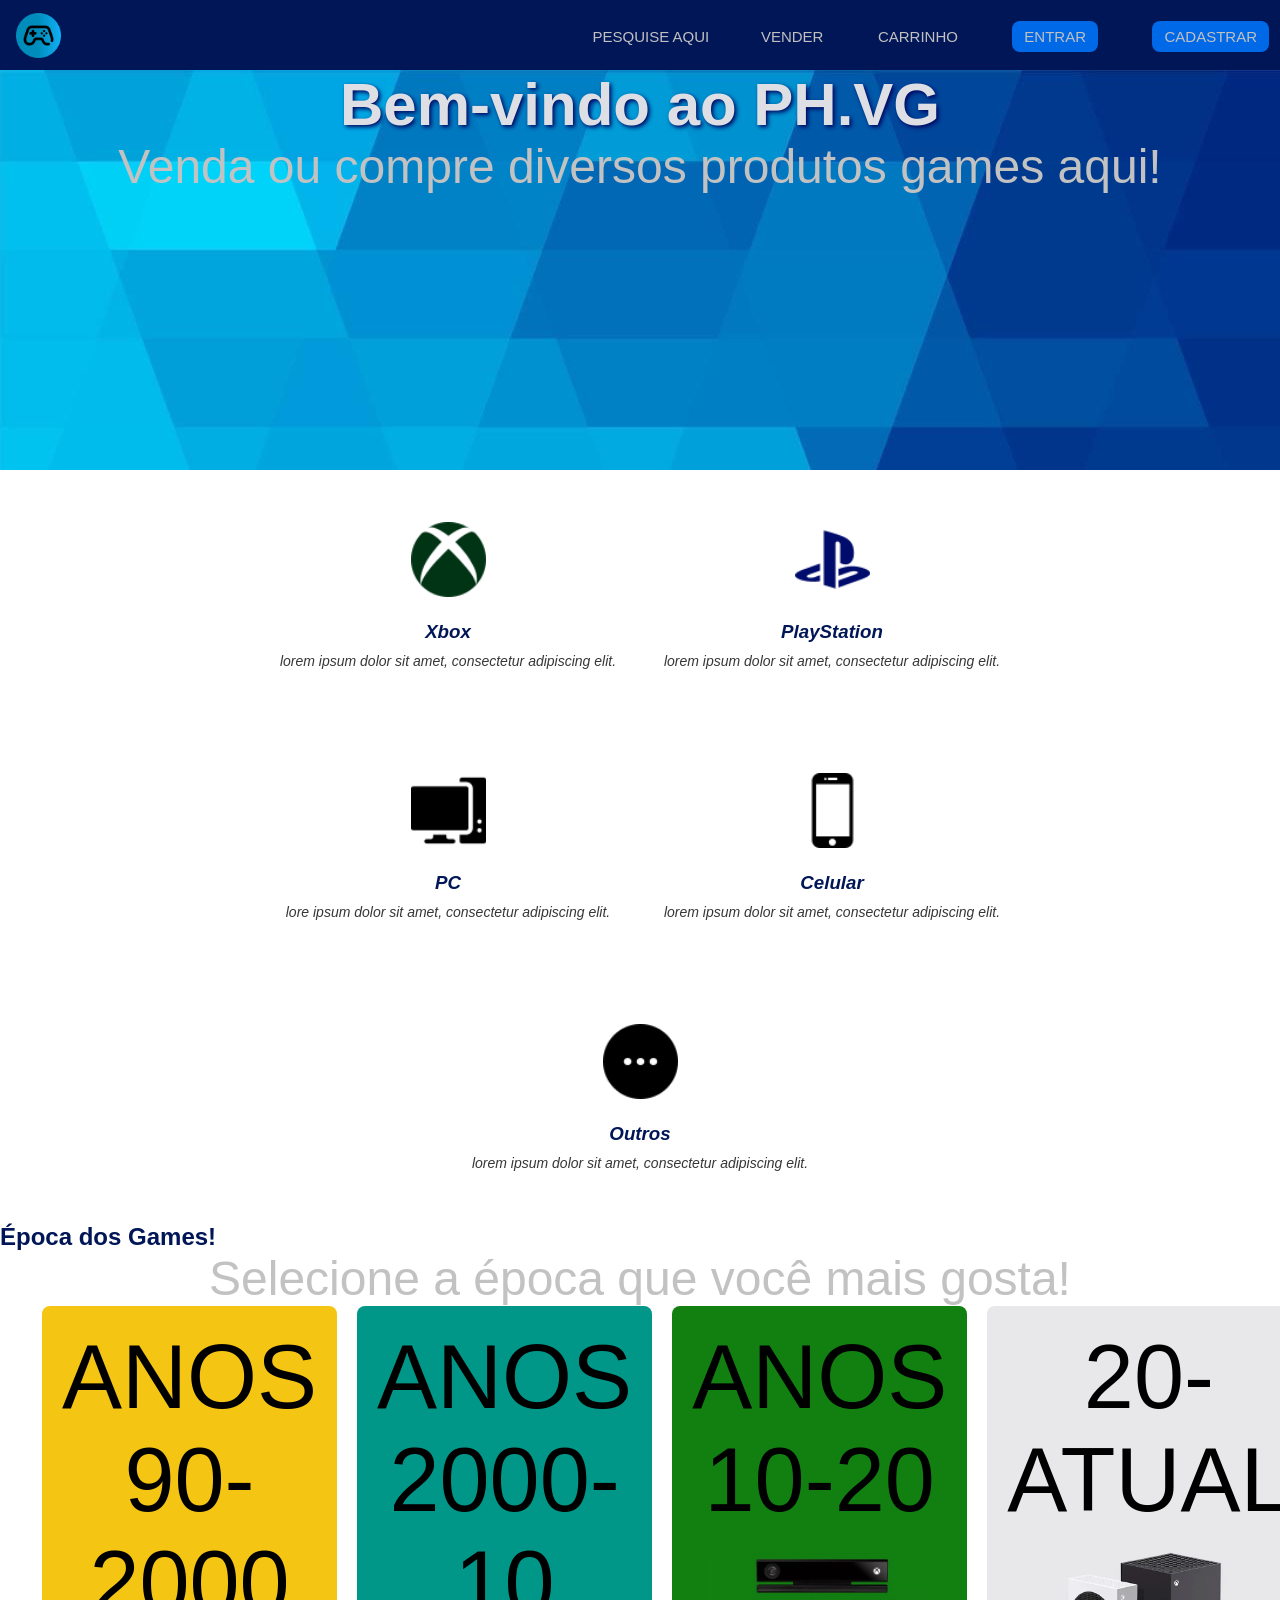
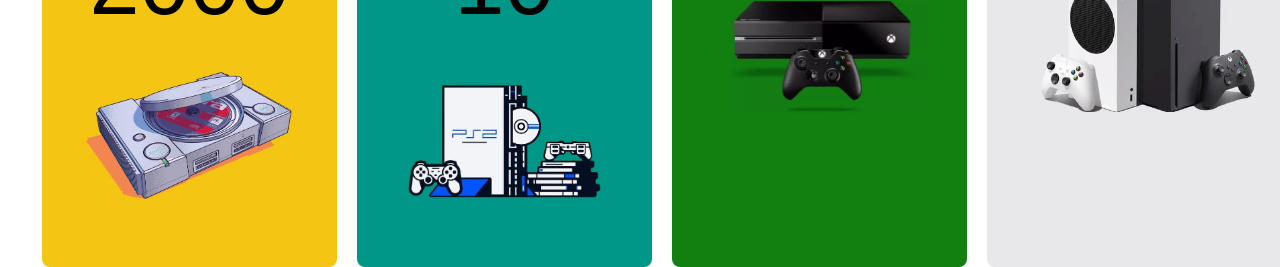
<file: index.html>
<!DOCTYPE html>
<html lang="en">
<head>
    <meta http-equiv="X-UA-Compatible" content="IE=edge">
    <meta charset="UTF-8">
    <meta name="viewport" content="width=device-width, initial-scale=1.0">
    <link rel="stylesheet" href="style.css">
    <title> PH.VG</title>
</head>
<body>
    <div class="cabecalho">
    <div class="bar-nav">
        <nav>
            <a href="index.html">
                <img src="logo.png" alt="Logo PH.VG" class="logo">
            </a>
            <ul class="botoes-nav">
                <li>
                    <form action="pesquisar.html" class="pesquisa-aba" method="post">
                        <input type="text" name="pesquisar" class="caixa-pesquisar" placeholder="PESQUISE AQUI">
                    </form>
                </li>

                <li>
                    <a href="vender.html">Vender</a>
                </li>

                <li>
                    <a href="carrinho.html" class="carrinho">Carrinho</a>
                </li>

                <li>
                    <a href="login.html"class="entrar">Entrar</a>
                </li>

                <li>
                    <a href="cadastrar.html"class="entrar">Cadastrar</a>
                </li>
            </ul>

            
        </nav>
        <main>
       
            </div>
        </main>
    </div>

    </div>
    <div class="banner">
              <h1>Bem-vindo ao PH.VG</h1>
              <p>Venda ou compre diversos produtos games aqui!</p>
            </div>
            <section class="console">
                <ul>
                    <li>
                <i class="fa-xbox">
                    <img src="xbox.png" alt="Logo Xbox" class="logo-console">
                    <h3>Xbox</h3>
                    <p>lorem ipsum dolor sit amet, consectetur adipiscing elit.</p>
                </i>
                </li>
                <li>    
                <i class="fa-ps">
                    <img src="playstation.png" alt="Logo PlayStation" class="logo-console">
                    <h3>PlayStation</h3>
                    <p>lorem ipsum dolor sit amet, consectetur adipiscing elit.</p>
                </i>
                </li>

            </section>
                 <section class="console">
                <ul>
            
                  <li>
                <i class="fa-pc">
                   <img src="pc.png" alt="Logo PC" class="logo-console">
                    <h3>PC</h3>
                    <p>lore ipsum dolor sit amet, consectetur adipiscing elit.</p>
                </i>
                </li>

                <li>   
                <i class="fa-celular">
                    <img src="celular.png" alt="Logo Celular" class="logo-console">
                    <h3>Celular</h3>
                    <p>lorem ipsum dolor sit amet, consectetur adipiscing elit.</p>
                </i>
                </li>
            </section>

            <section class="console">

                <li>   
                <i class="fa-outros">
                    <img src="outros.png" alt="Logo Outros" class="logo-console">
                    <h3>Outros</h3>
                    <p>lorem ipsum dolor sit amet, consectetur adipiscing elit.</p>
                </i>
                </li>
                </section>

                <section class="pesquisa-epoca">
                    <h2>Época dos Games!</h2>
                    <p>Selecione a época que você mais gosta!</p>
                    <section class="epocas">
                        <div class="a90-00">
                            <p>ANOS 90-2000</p>
                            <img src="anos90-00.png" alt="Logo Anos 90-2000" class="logo-epoca">
                        </div>

                        <div class="a2000-10">
                        <p>ANOS 2000-10</p>
                        <img src="a00-10.png" alt="Logo Anos 2000-10" class="logo-epoca">
                        </div>

                        <div class="a10-20">
                        <p>ANOS 10-20</p>
                        <img src="a10-20.png" alt="Logo Anos 10-20" class="logo-epoca">
                        </div>

                        <div class="recentes">
                        <p>20-ATUAL</p>
                        <img src="a20.png" alt="Logo Anos 20-Atual" class="logo-epoca">
                        </div>
                    </section>
                </section>
           
    
</body>
</html>
</file>
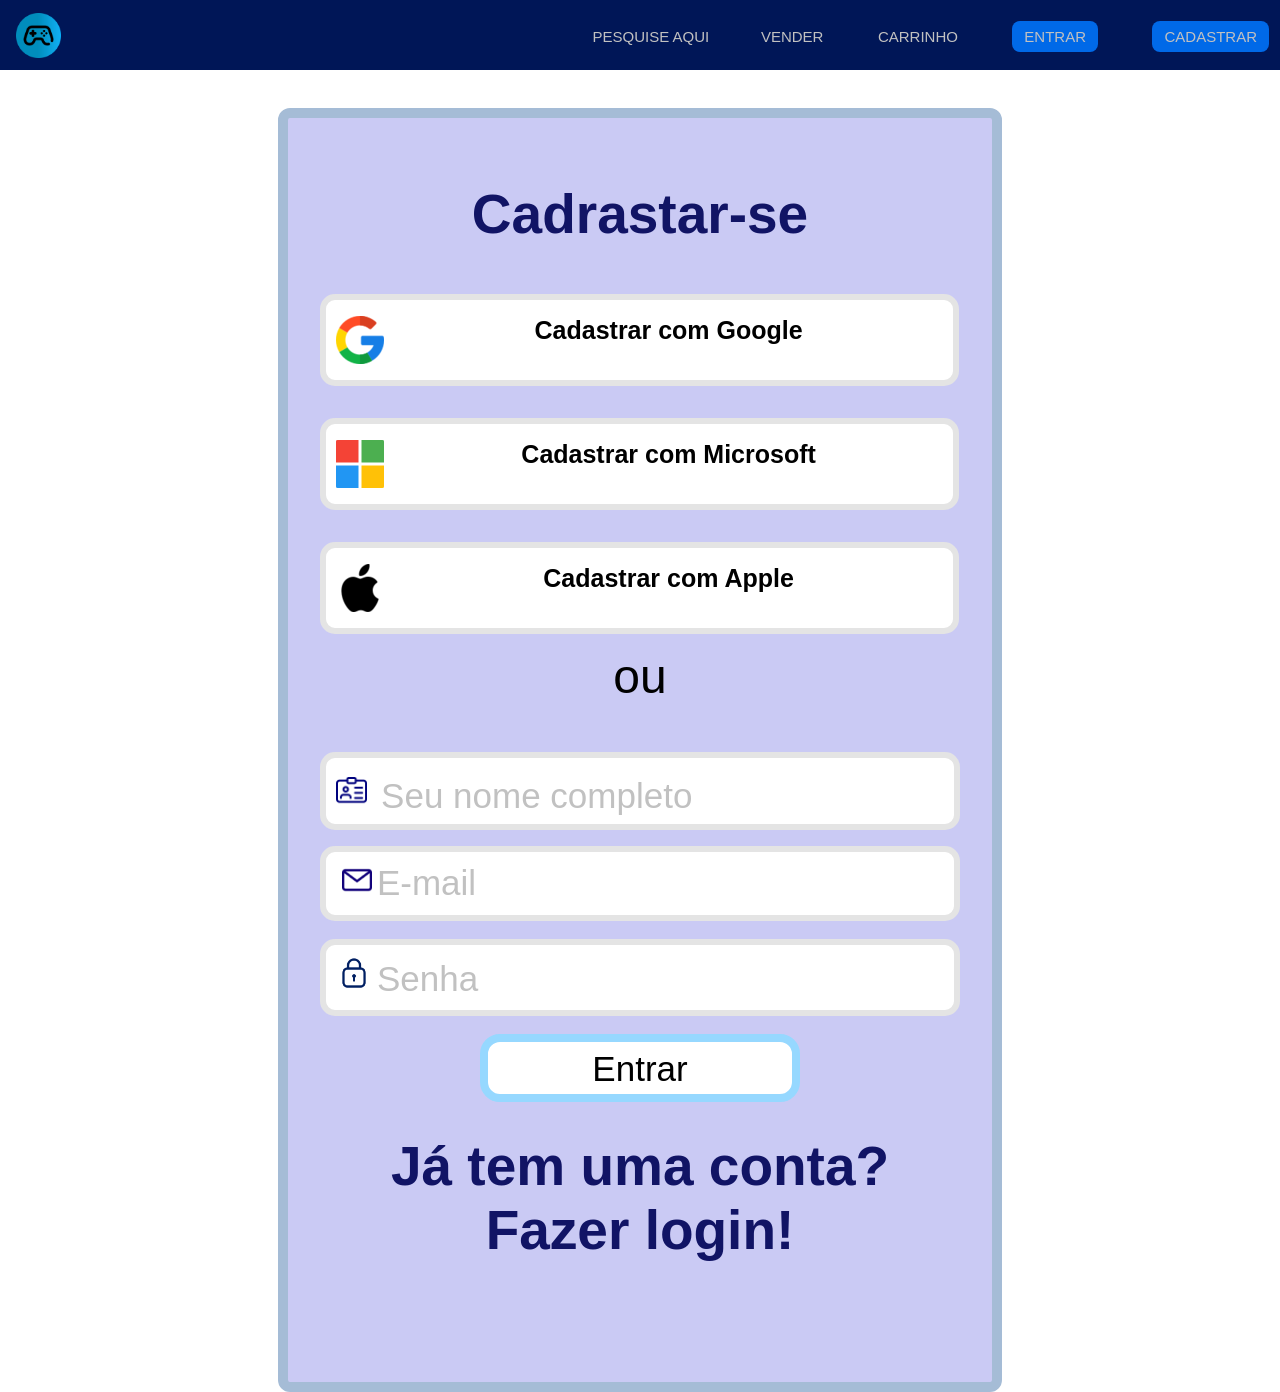
<file: cadastrar.html>
<!DOCTYPE html>
<html lang="en">
<head>
    <meta http-equiv="X-UA-Compatible" content="IE=edge">
    <meta charset="UTF-8">
    <meta name="viewport" content="width=device-width, initial-scale=1.0">
    <title>Document</title>
    <link rel="stylesheet" href="style.css">
</head>
<body>
     <div class="cabecalho">
    <div class="bar-nav">
        <nav>
            <a href="index.html">
                <img src="logo.png" alt="Logo PH.VG" class="logo">
            </a>
            <ul class="botoes-nav">
                <li>
                      <form action="pesquisar.html" class="pesquisa-aba" method="post">
                        <input type="text" name="pesquisar" class="caixa-pesquisar" placeholder="PESQUISE AQUI">
                    </form>
                </li>

                <li>
                    <a href="vender">Vender</a>
                </li>

                <li>
                    <a href="carrinho" class="carrinho">Carrinho</a>
                </li>

                <li>
                    <a href="login.html"class="entrar">Entrar</a>
                </li>

                <li>
                    <a href="cadastrar.html"class="entrar">Cadastrar</a>
                </li>
            </ul>
        </div>
            <div class="login">
                <h3>Cadrastar-se</h3>

            <div class="login-direto">
                <div class="google">
                <img src="google.png" class="logo-login"> 
            
                <div class="entrar-logo">    
                <h4>Cadastrar com Google</h4>       
                </div>
                </div>
                <br>

                <div class="microsoft">
                    <img src="microsoft.png" class="logo-login">
                    <div class="entrar-logo">
                    <h4>Cadastrar com Microsoft</h4>
                </div>
                </div>
                 <br>    
                <div class="apple">
                    <img src="apple.png" class="logo-login">
                    <div class="entrar-logo">
                    <h4>Cadastrar com Apple</h4>
                </div>
                </div>
            </div>
            <p id="ou">ou</p>

            <div class="escritas">
                <form action="index.html" method="post">
                    <div class="nome">
                    <label for="nome"><img src="nome.png" class="img-email" id="img-email-s2"></label>
                    <input type="text" id="nome" name="nome" placeholder="Seu nome completo" required>
                    </div>

                    </div>
                    <div class="email-type">
                    <label for="email"><img src="e-mail.png" class="img-email" id="img-email-s2"></label>
                    <input type="email" id="email" name="email" placeholder="E-mail" required>
                    </div>
                    <br>
                    <div class="pw-type">
                    <label for="senha"><img src="trancar.png" class="img-email"></label>
                    <input type="password" id="senha" name="senha" placeholder="Senha" required>
                    </div>
                    <br>
                    <input type="submit" value="Entrar" class="button-enter">
                    <div class="mudar-login">
            <a href="login.html"><h3>Já tem uma conta?Fazer login!</h3></a>
            </div>
            
            </div>
            </div>
            
            
        </nav>
        <main>
       
            </div>
        </main>
    </div>
</body>
</html>
</file>
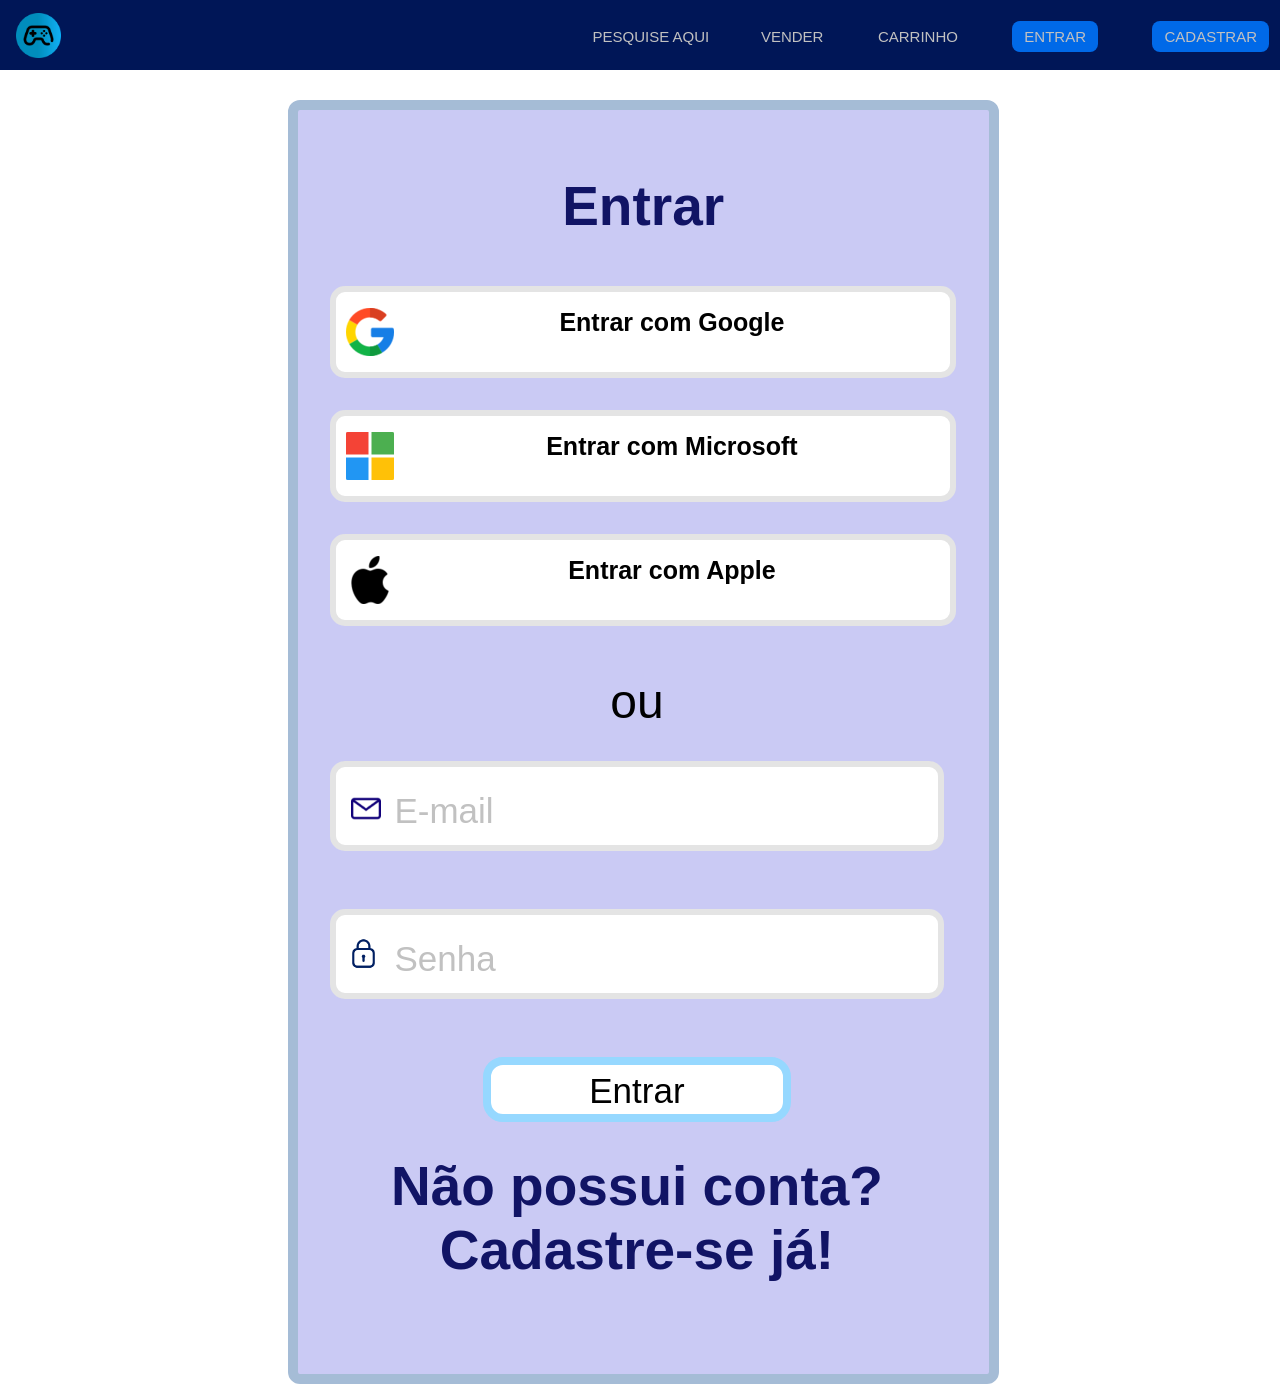
<file: login.html>
<!DOCTYPE html>
<html lang="en">
<head>
    <meta http-equiv="X-UA-Compatible" content="IE=edge">
    <meta charset="UTF-8">
    <meta name="viewport" content="width=device-width, initial-scale=1.0">
    <title>Document</title>
    <link rel="stylesheet" href="style.css">
</head>
<body>
     <div class="cabecalho">
    <div class="bar-nav">
        <nav>
            <a href="index.html">
                <img src="logo.png" alt="Logo PH.VG" class="logo">
            </a>
            <ul class="botoes-nav">
                <li>
                    <form action="pesquisar.html" class="pesquisa-aba" method="post">
                        <input type="text" name="pesquisar" class="caixa-pesquisar" placeholder="PESQUISE AQUI">
                    </form>
                </li>

                <li>
                    <a href="vender.html">Vender</a>
                </li>

                <li>
                    <a href="carrinho.html" class="carrinho">Carrinho</a>
                </li>

                <li>
                    <a href="login.html"class="entrar">Entrar</a>
                </li>

                <li>
                    <a href="cadastrar.html"class="entrar">Cadastrar</a>
                </li>
            </ul>
            <div class="login">
                <h3>Entrar</h3>

            <div class="login-direto">
                <div class="google">
                <img src="google.png" class="logo-login"> 
            
                <div class="entrar-logo">    
                <h4>Entrar com Google</h4>       
                </div>
                </div>
                <br>

                <div class="microsoft">
                    <img src="microsoft.png" class="logo-login">
                    <div class="entrar-logo">
                    <h4>Entrar com Microsoft</h4>
                </div>
                </div>
                 <br>    
                <div class="apple">
                    <img src="apple.png" class="logo-login">
                    <div class="entrar-logo">
                    <h4>Entrar com Apple</h4>
                </div>
            </div>
            <p id="ou">ou</p>

            <div class="escritas">
                <form action="index.html" method="post">
                    <div class="email-type">
                    <label for="email"><img src="e-mail.png" class="img-email" id="img-email-s2"></label>
                    <input type="email" id="email" name="email" placeholder="E-mail" required>
                    </div>
                    <br>
                    <div class="pw-type">
                    <label for="senha"><img src="trancar.png" class="img-email"></label>
                    <input type="password" id="senha" name="senha" placeholder="Senha" required>
                    </div>
                    <br>
                    <input type="submit" value="Entrar" class="button-enter">
                      <div class="mudar-login">
            <a href="cadastrar.html"><h3>Não possui conta?Cadastre-se já!</h3></a>
            </div>
            </div>
            </div>

            
        </nav>
        <main>
       
            </div>
        </main>
    </div>
</body>
</html>
</file>
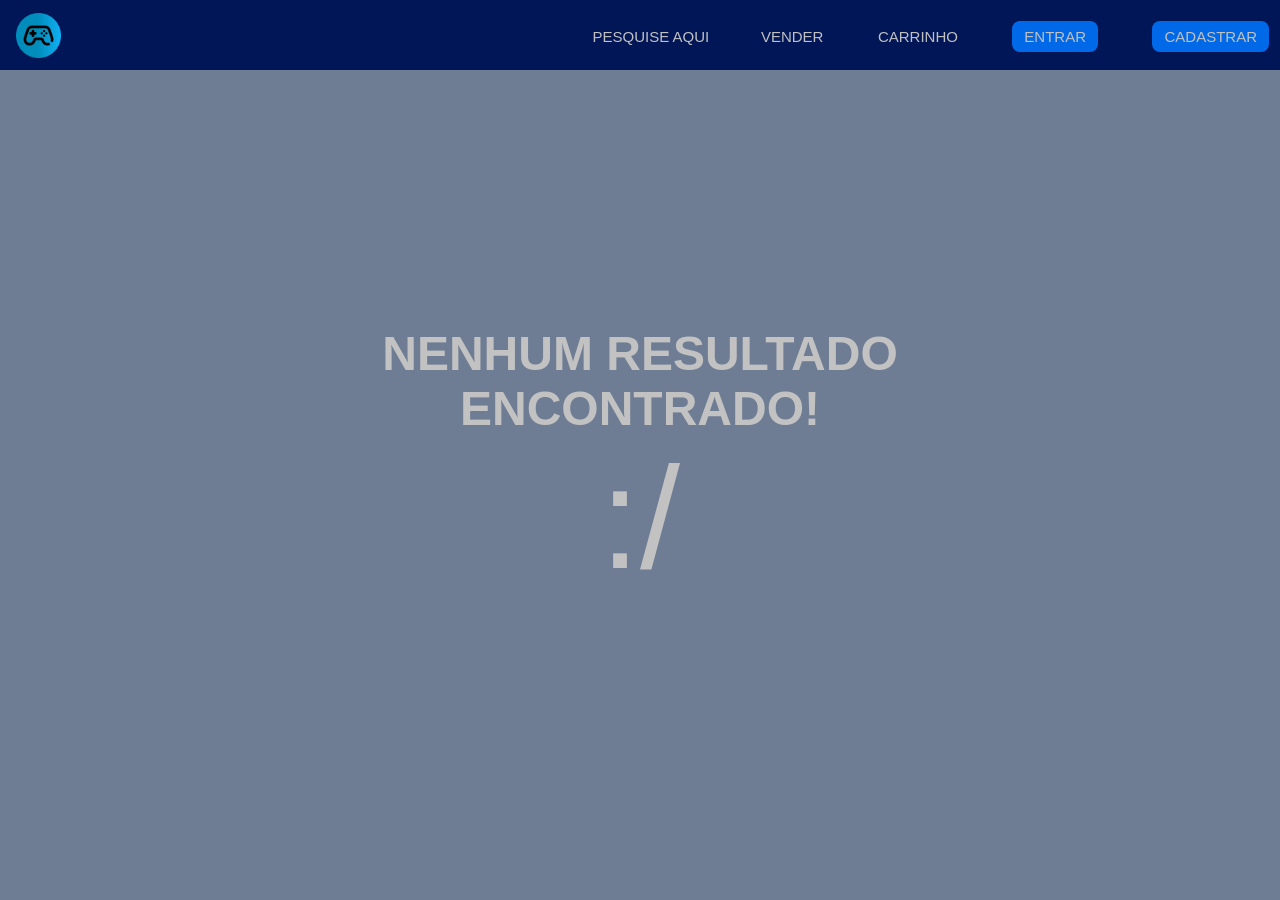
<file: pesquisar.html>
<!DOCTYPE html>
<html lang="en">
<head>
    <meta http-equiv="X-UA-Compatible" content="IE=edge">
    <meta charset="UTF-8">
    <meta name="viewport" content="width=device-width, initial-scale=1.0">
    <title>Document</title>
    <link rel="stylesheet" href="style.css">
</head>
<body class="fundo-body">
     <div class="cabecalho">
    <div class="bar-nav">
        <nav>
            <a href="index.html">
                <img src="logo.png" alt="Logo PH.VG" class="logo">
            </a>
            <ul class="botoes-nav">
                <li>
                      <form action="pesquisar.html" class="pesquisa-aba" method="post">
                        <input type="text" name="pesquisar" class="caixa-pesquisar" placeholder="PESQUISE AQUI">
                    </form>
                </li>

                <li>
                    <a href="vender.html">Vender</a>
                </li>

                <li>
                    <a href="carrinho.html" class="carrinho">Carrinho</a>
                </li>

                <li>
                    <a href="login.html"class="entrar">Entrar</a>
                </li>

                <li>
                    <a href="cadastrar.html"class="entrar">Cadastrar</a>
                </li>
            </ul>
            </nav>
            </div>
            </div>
            <div class="pesquisa-aba">
            <form action="pesquisar.html" class="pesquisar" method="post">

            </form>
            </div>
            <div class="resultado">
                <h3>NENHUM RESULTADO ENCONTRADO!</h3>
                <p>:/</p>
            </div>
</file>
<file: style.css>
*{
    margin: 0;
    padding: 0;
    font-family:Arial, Helvetica, sans-serif;
}
.fundo-body{
   background-color:rgb(111, 125, 148);
}
   
    h1, h2, h3{
        color:rgb(0, 22, 87);

    }
    p{
        color:rgb(44, 50, 70);
    }
    .bar-nav{
        background-color:rgb(0, 22, 87);
        width:98%;
        height:70px;
        padding:0 1rem;
    }
    .logo{
        width: 45px;
        margin-top: 13px;
    }
    .botoes-nav{
        position:absolute;
        right:1px;
        top:2px;
        
        line-height:70px;
        display:inline-block;
    }
    .botoes-nav li{
        display:inline-block;
        text-transform:uppercase;
        margin-left: 40px;
        margin-right:10px;
        margin-top: -20px;
    }
    .botoes-nav a{
        text-decoration:none;
        color:rgb(193, 193, 193);
        font-size: 15px;
    }
    .botoes-nav a:hover{
        color:rgb(46, 0, 185);
    }
 .entrar{
    background-color:rgb(0, 105, 232);
    padding: 7px 12px;
    border-radius: 8px;
 }
 .banner{
    background-image: url("fundo.jpg");
    height:400px;
 
 }
 .banner h1, p{
    text-align:center;
    color:rgb(222, 223, 229);
    text-shadow: 2px 2px 4px rgb(0, 4, 94);
    font-size: 30px;
 }
 .banner h1{
    font-size: 60px;
 }
 .console{
    padding: 2rem 0;
 }
 .console ul{
    display:flex;
    width:60%;
    margin:0 auto;
 }
 .console li{
    flex: 1 1 200px ;
    list-style:none;
    text-align:center;
    padding:20px;
 }
 .logo-console{
    width: 75px;
    margin-bottom: 20px;
 }
 .console p{
    font-size: 14px;
    margin-top: 10px;
    color:rgb(55, 55, 55);
    text-shadow: none;
 }
 .pesquisa-epoca{
  
 }
 .epocas{
    display:flex;
    color:rgb(222, 223, 229);
    font-size: 30px;
    padding: 1rem 0;
    justify-content:space-between;
    padding: 0 2rem;
    flex:1;

 }
 .logo-epoca{
    width: 220px;
    margin-bottom: 20px;
    margin-top: 20px;   
  
 
 }
 .epocas p{
    color:black;
    text-shadow: none;
 }
 .a90-00{
   background-color:#f4c513
 }
 .a2000-10{
    background-color:#009688
 }
 .a10-20{
    background-color:#127f11
 }
 .recentes{
    background-color:#e8e7ea;
 }
 .a90-00, .a2000-10, .a10-20, .recentes{
    flex: 1 1 200px ;
    list-style:none;
    text-align:center;
    padding:20px;
    margin: 0 10px;
    border-radius: 8px;
 }
 .login{
    width: 50%;
    height: 1200px;
    margin: 0 auto;
    margin-top:3%;
    padding: 2rem;
    background-color:rgb(202, 202, 244);
    border-radius: 12px;
    border:10px solid rgb(165, 188, 214);
 } 
 .login-direto{
      width:98%;
      height:300px;
 }
 .escritas{

   font-size:50px;
 }
 .es{
   text-align:left

 }

 input{
   border:none;
width:90%;
height:30px;
font-size:35px;
padding:0.4rem 0;
outline:none;
 background-color:white;
 }

 input [password],
 input [email]
 input [text]{
   text-align:center;
   width:200px;


   background-color:rgb(224, 239, 253);
 }
 .login h3{
   font-size:55px;
   color:rgb(17, 20, 101);
   text-align:center;
   padding: 2rem 0;
 }
 .login p{
   color:black;
   text-shadow:none;
   padding: 2rem 0;
 }
 .logo-login{
   padding-left:10px;


 }
 .login-direto{
   flex:1;
   justify-content:space-around;
   margin-bottom:6%;
  
 }
 .google,
 .microsoft,
 .apple{
   display:inline-flex;
   margin:1rem 0;
   padding: 1rem 0;
   background-color:white;
   width:100%;
   height:48px;
   text-align:center;
   font-size:25px;
   border: 6px solid rgb(228, 228, 228);
   border-radius:15px;

 }


 .entrar-logo{
   width:100%
 }
 .img-email{
   width:6%;
 }
.email-type,
.pw-type{
   background-color:white;
   padding:10px;
   border: 6px solid rgb(228, 228, 228);
   border-radius:15px;
}
#img-email-s2{
   width:5%;
   padding-left:1%;
}
.button-enter{
 margin-left:25%;
 width:50%;
 padding-bottom:7%;
 border:8px solid rgb(150, 216, 255);
 border-radius:20px;

}
.nome{
   background-color:white;
   padding:4px;
   border:6px solid rgb(228,228,228);
   border-radius:15px;
   margin:1rem 0
}
.mudar-login h3 a{
  text-decoration:none;
  border-bottom:none; 
   padding:0;

   display:block;
   
}
.mudar-login a{
   text-decoration:none;
   border:none;
   color:rgb(87, 87, 253)
}
.caixa-pesquisar{
   height:10px;
   padding-bottom:10px;
   font-size:15px;
   background-color:rgb(0, 22, 87);
   color:white;
   margin-left:40%;   
}
input::placeholder{
   color:rgb(193, 193, 193);
}
.resultado h3, p{
text-align:center;
text-decoration:none;
text-shadow:none;
color:rgb(194, 194, 194);
font-size:300%;
}

.resultado{
   margin:20%;
}
.resultado p{
   font-size:900%;
}
</file>
